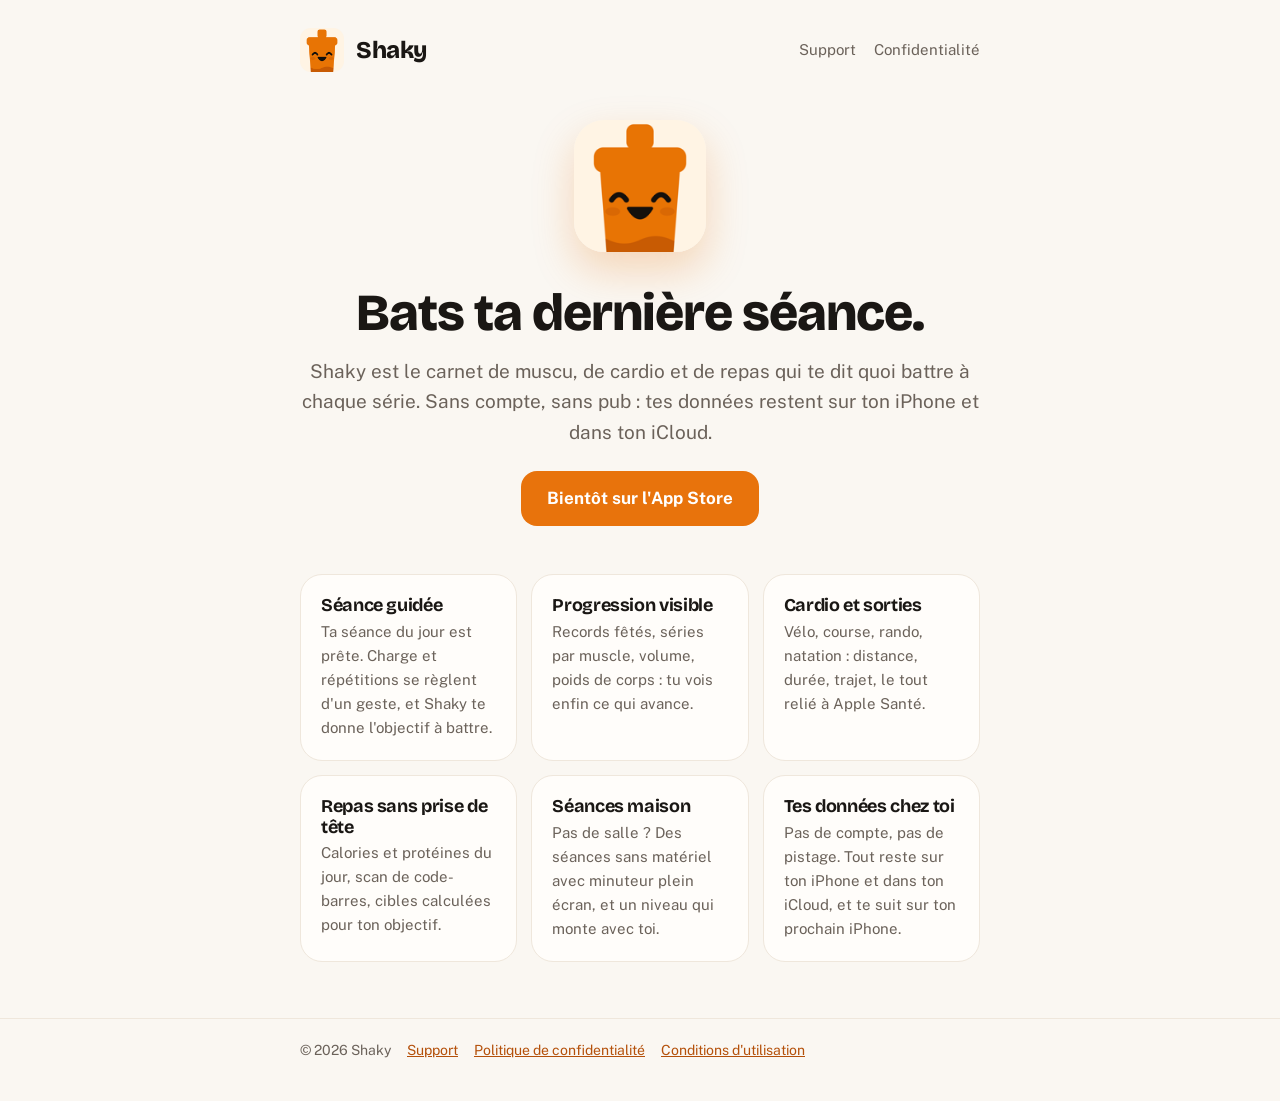
<file: index.html>
<!doctype html>
<html lang="fr">
<head>
<meta charset="utf-8">
<meta name="viewport" content="width=device-width, initial-scale=1">
<title>Shaky · Muscu, cardio et repas</title>
<meta name="description" content="Shaky, le carnet de muscu, de cardio et de repas qui te dit quoi battre à chaque séance. Sans compte, tes données restent sur ton iPhone et dans ton iCloud.">
<link rel="icon" href="icon.png">
<link rel="apple-touch-icon" href="icon.png">
<link rel="preconnect" href="https://fonts.googleapis.com">
<link rel="preconnect" href="https://fonts.gstatic.com" crossorigin>
<link href="https://fonts.googleapis.com/css2?family=Bricolage+Grotesque:opsz,wght@12..96,700;12..96,800&family=Public+Sans:wght@400;600;700&display=swap" rel="stylesheet">
<link rel="stylesheet" href="style.css">
</head>
<body>
<header class="site">
  <div class="wrap">
    <img src="icon.png" alt="">
    <a class="brand" href="./">Shaky</a>
    <nav class="site" aria-label="Pages">
      <a href="support.html">Support</a>
      <a href="confidentialite.html">Confidentialité</a>
    </nav>
  </div>
</header>

<main class="wrap">
  <section class="hero">
    <img src="icon.png" alt="Shaky, la mascotte de l'app">
    <h1>Bats ta dernière séance.</h1>
    <p class="lede">Shaky est le carnet de muscu, de cardio et de repas qui te dit quoi battre à chaque série. Sans compte, sans pub : tes données restent sur ton iPhone et dans ton iCloud.</p>
    <!-- Remplacer href par le lien App Store une fois l'app publiée. -->
    <a class="button" href="#">Bientôt sur l'App Store</a>
  </section>

  <div class="cards">
    <div class="card">
      <h3>Séance guidée</h3>
      <p>Ta séance du jour est prête. Charge et répétitions se règlent d'un geste, et Shaky te donne l'objectif à battre.</p>
    </div>
    <div class="card">
      <h3>Progression visible</h3>
      <p>Records fêtés, séries par muscle, volume, poids de corps : tu vois enfin ce qui avance.</p>
    </div>
    <div class="card">
      <h3>Cardio et sorties</h3>
      <p>Vélo, course, rando, natation : distance, durée, trajet, le tout relié à Apple Santé.</p>
    </div>
    <div class="card">
      <h3>Repas sans prise de tête</h3>
      <p>Calories et protéines du jour, scan de code-barres, cibles calculées pour ton objectif.</p>
    </div>
    <div class="card">
      <h3>Séances maison</h3>
      <p>Pas de salle ? Des séances sans matériel avec minuteur plein écran, et un niveau qui monte avec toi.</p>
    </div>
    <div class="card">
      <h3>Tes données chez toi</h3>
      <p>Pas de compte, pas de pistage. Tout reste sur ton iPhone et dans ton iCloud, et te suit sur ton prochain iPhone.</p>
    </div>
  </div>
</main>

<footer class="site">
  <div class="wrap">
    <span>© 2026 Shaky</span>
    <a href="support.html">Support</a>
    <a href="confidentialite.html">Politique de confidentialité</a>
    <a href="https://www.apple.com/legal/internet-services/itunes/dev/stdeula/">Conditions d'utilisation</a>
  </div>
</footer>
</body>
</html>
</file>
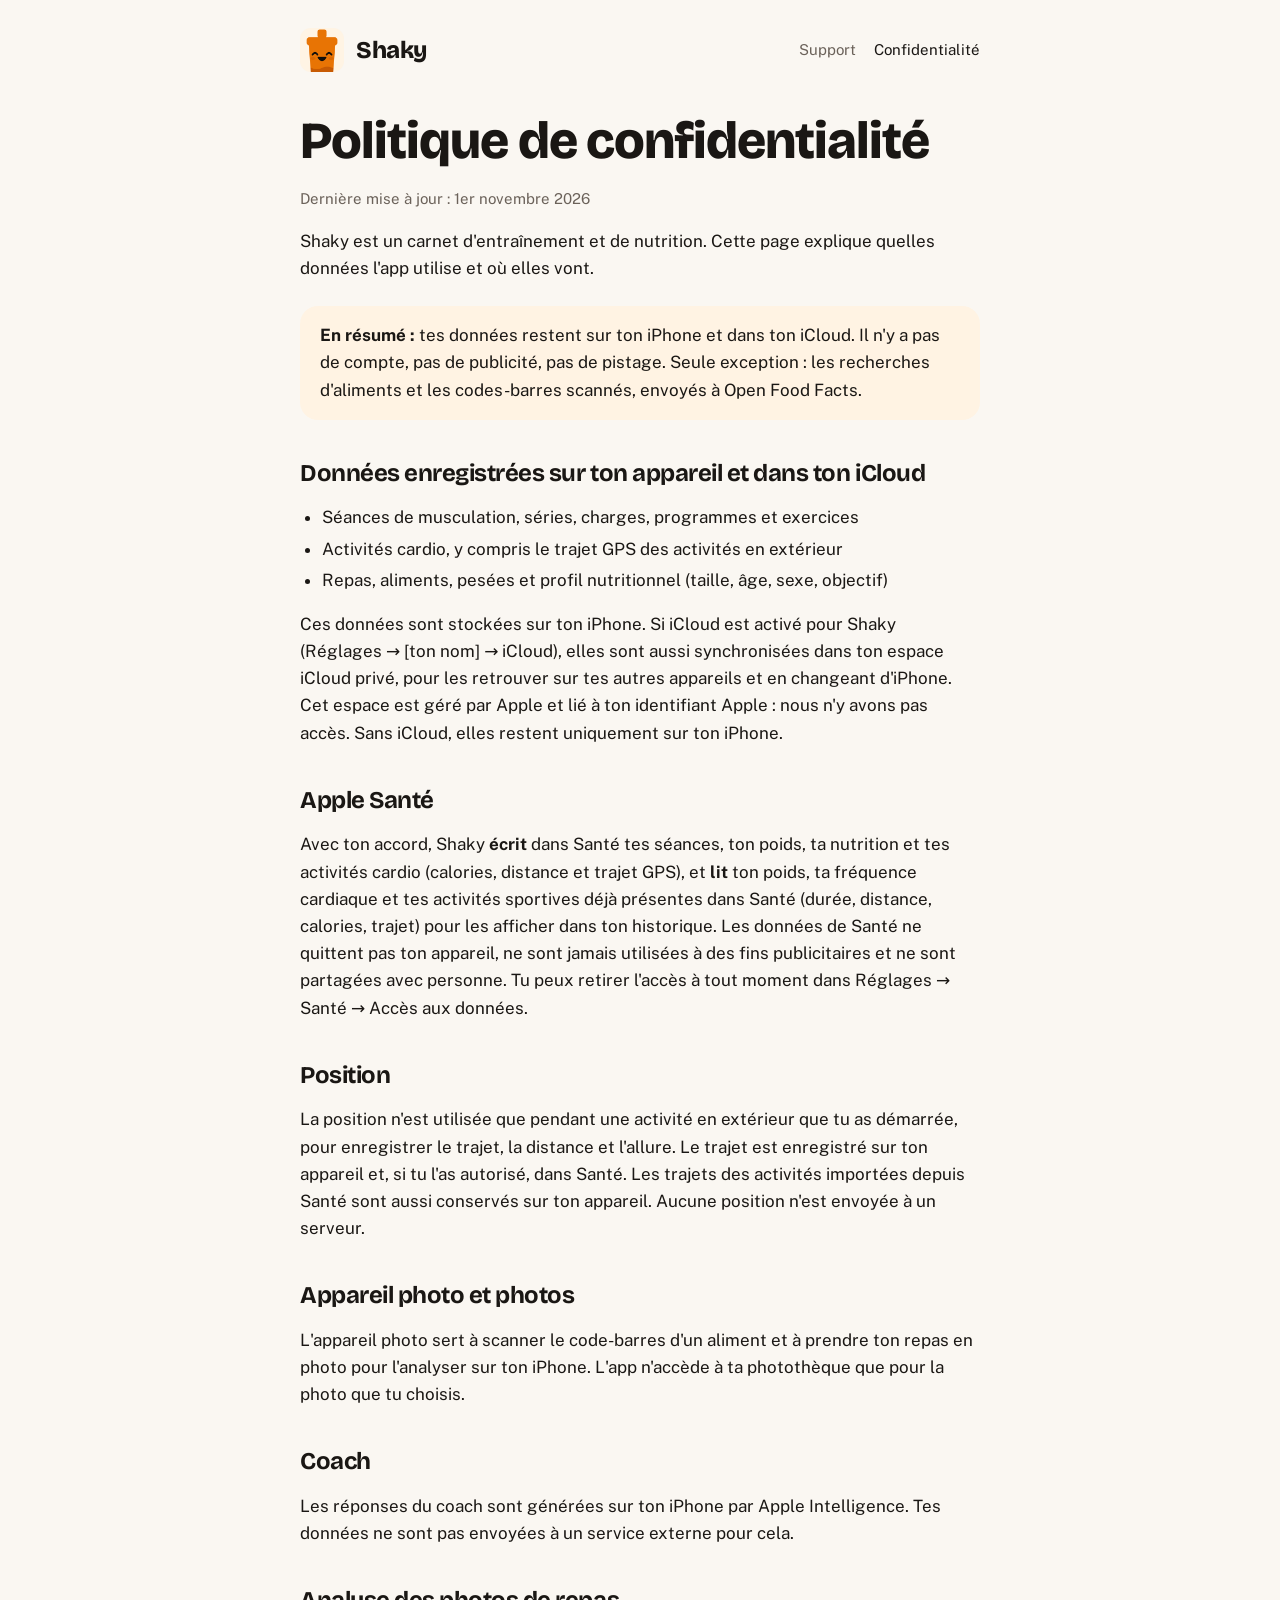
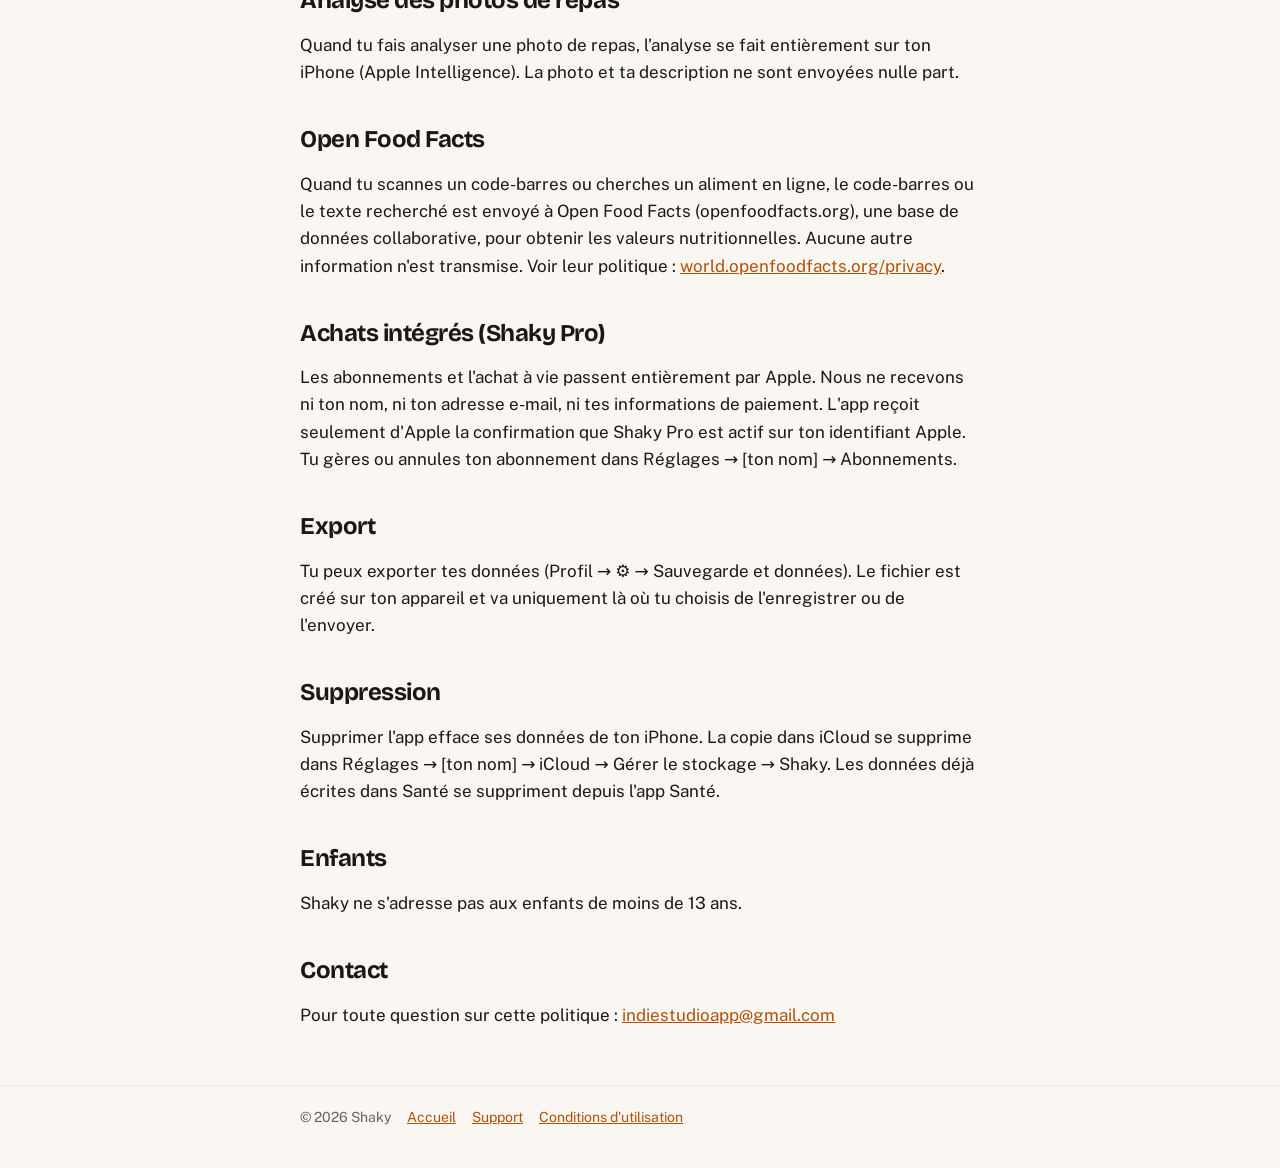
<file: confidentialite.html>
<!doctype html>
<html lang="fr">
<head>
<meta charset="utf-8">
<meta name="viewport" content="width=device-width, initial-scale=1">
<title>Politique de confidentialité · Shaky</title>
<meta name="description" content="Quelles données l'app Shaky utilise et où elles vont.">
<link rel="icon" href="icon.png">
<link rel="preconnect" href="https://fonts.googleapis.com">
<link rel="preconnect" href="https://fonts.gstatic.com" crossorigin>
<link href="https://fonts.googleapis.com/css2?family=Bricolage+Grotesque:opsz,wght@12..96,700;12..96,800&family=Public+Sans:wght@400;600;700&display=swap" rel="stylesheet">
<link rel="stylesheet" href="style.css">
</head>
<body>
<header class="site">
  <div class="wrap">
    <img src="icon.png" alt="">
    <a class="brand" href="./">Shaky</a>
    <nav class="site" aria-label="Pages">
      <a href="support.html">Support</a>
      <a href="confidentialite.html" aria-current="page">Confidentialité</a>
    </nav>
  </div>
</header>

<main class="wrap">
  <h1>Politique de confidentialité</h1>
  <p class="updated">Dernière mise à jour : 1er novembre 2026</p>

  <p>Shaky est un carnet d'entraînement et de nutrition. Cette page explique quelles données l'app utilise et où elles vont.</p>

  <div class="note">
    <strong>En résumé :</strong> tes données restent sur ton iPhone et dans ton iCloud. Il n'y a pas de compte, pas de publicité, pas de pistage. Seule exception : les recherches d'aliments et les codes-barres scannés, envoyés à Open Food Facts.
  </div>

  <h2>Données enregistrées sur ton appareil et dans ton iCloud</h2>
  <ul>
    <li>Séances de musculation, séries, charges, programmes et exercices</li>
    <li>Activités cardio, y compris le trajet GPS des activités en extérieur</li>
    <li>Repas, aliments, pesées et profil nutritionnel (taille, âge, sexe, objectif)</li>
  </ul>
  <p>Ces données sont stockées sur ton iPhone. Si iCloud est activé pour Shaky (Réglages → [ton nom] → iCloud), elles sont aussi synchronisées dans ton espace iCloud privé, pour les retrouver sur tes autres appareils et en changeant d'iPhone. Cet espace est géré par Apple et lié à ton identifiant Apple : nous n'y avons pas accès. Sans iCloud, elles restent uniquement sur ton iPhone.</p>

  <h2>Apple Santé</h2>
  <p>Avec ton accord, Shaky <strong>écrit</strong> dans Santé tes séances, ton poids, ta nutrition et tes activités cardio (calories, distance et trajet GPS), et <strong>lit</strong> ton poids, ta fréquence cardiaque et tes activités sportives déjà présentes dans Santé (durée, distance, calories, trajet) pour les afficher dans ton historique. Les données de Santé ne quittent pas ton appareil, ne sont jamais utilisées à des fins publicitaires et ne sont partagées avec personne. Tu peux retirer l'accès à tout moment dans Réglages → Santé → Accès aux données.</p>

  <h2>Position</h2>
  <p>La position n'est utilisée que pendant une activité en extérieur que tu as démarrée, pour enregistrer le trajet, la distance et l'allure. Le trajet est enregistré sur ton appareil et, si tu l'as autorisé, dans Santé. Les trajets des activités importées depuis Santé sont aussi conservés sur ton appareil. Aucune position n'est envoyée à un serveur.</p>

  <h2>Appareil photo et photos</h2>
  <p>L'appareil photo sert à scanner le code-barres d'un aliment et à prendre ton repas en photo pour l'analyser sur ton iPhone. L'app n'accède à ta photothèque que pour la photo que tu choisis.</p>

  <h2>Coach</h2>
  <p>Les réponses du coach sont générées sur ton iPhone par Apple Intelligence. Tes données ne sont pas envoyées à un service externe pour cela.</p>

  <h2>Analyse des photos de repas</h2>
  <p>Quand tu fais analyser une photo de repas, l'analyse se fait entièrement sur ton iPhone (Apple Intelligence). La photo et ta description ne sont envoyées nulle part.</p>

  <h2>Open Food Facts</h2>
  <p>Quand tu scannes un code-barres ou cherches un aliment en ligne, le code-barres ou le texte recherché est envoyé à Open Food Facts (openfoodfacts.org), une base de données collaborative, pour obtenir les valeurs nutritionnelles. Aucune autre information n'est transmise. Voir leur politique : <a href="https://world.openfoodfacts.org/privacy">world.openfoodfacts.org/privacy</a>.</p>

  <h2>Achats intégrés (Shaky Pro)</h2>
  <p>Les abonnements et l'achat à vie passent entièrement par Apple. Nous ne recevons ni ton nom, ni ton adresse e-mail, ni tes informations de paiement. L'app reçoit seulement d'Apple la confirmation que Shaky Pro est actif sur ton identifiant Apple. Tu gères ou annules ton abonnement dans Réglages → [ton nom] → Abonnements.</p>

  <h2>Export</h2>
  <p>Tu peux exporter tes données (Profil → ⚙︎ → Sauvegarde et données). Le fichier est créé sur ton appareil et va uniquement là où tu choisis de l'enregistrer ou de l'envoyer.</p>

  <h2>Suppression</h2>
  <p>Supprimer l'app efface ses données de ton iPhone. La copie dans iCloud se supprime dans Réglages → [ton nom] → iCloud → Gérer le stockage → Shaky. Les données déjà écrites dans Santé se suppriment depuis l'app Santé.</p>

  <h2>Enfants</h2>
  <p>Shaky ne s'adresse pas aux enfants de moins de 13 ans.</p>

  <h2>Contact</h2>
  <p>Pour toute question sur cette politique : <a href="mailto:indiestudioapp@gmail.com">indiestudioapp@gmail.com</a></p>
</main>

<footer class="site">
  <div class="wrap">
    <span>© 2026 Shaky</span>
    <a href="./">Accueil</a>
    <a href="support.html">Support</a>
    <a href="https://www.apple.com/legal/internet-services/itunes/dev/stdeula/">Conditions d'utilisation</a>
  </div>
</footer>
</body>
</html>
</file>
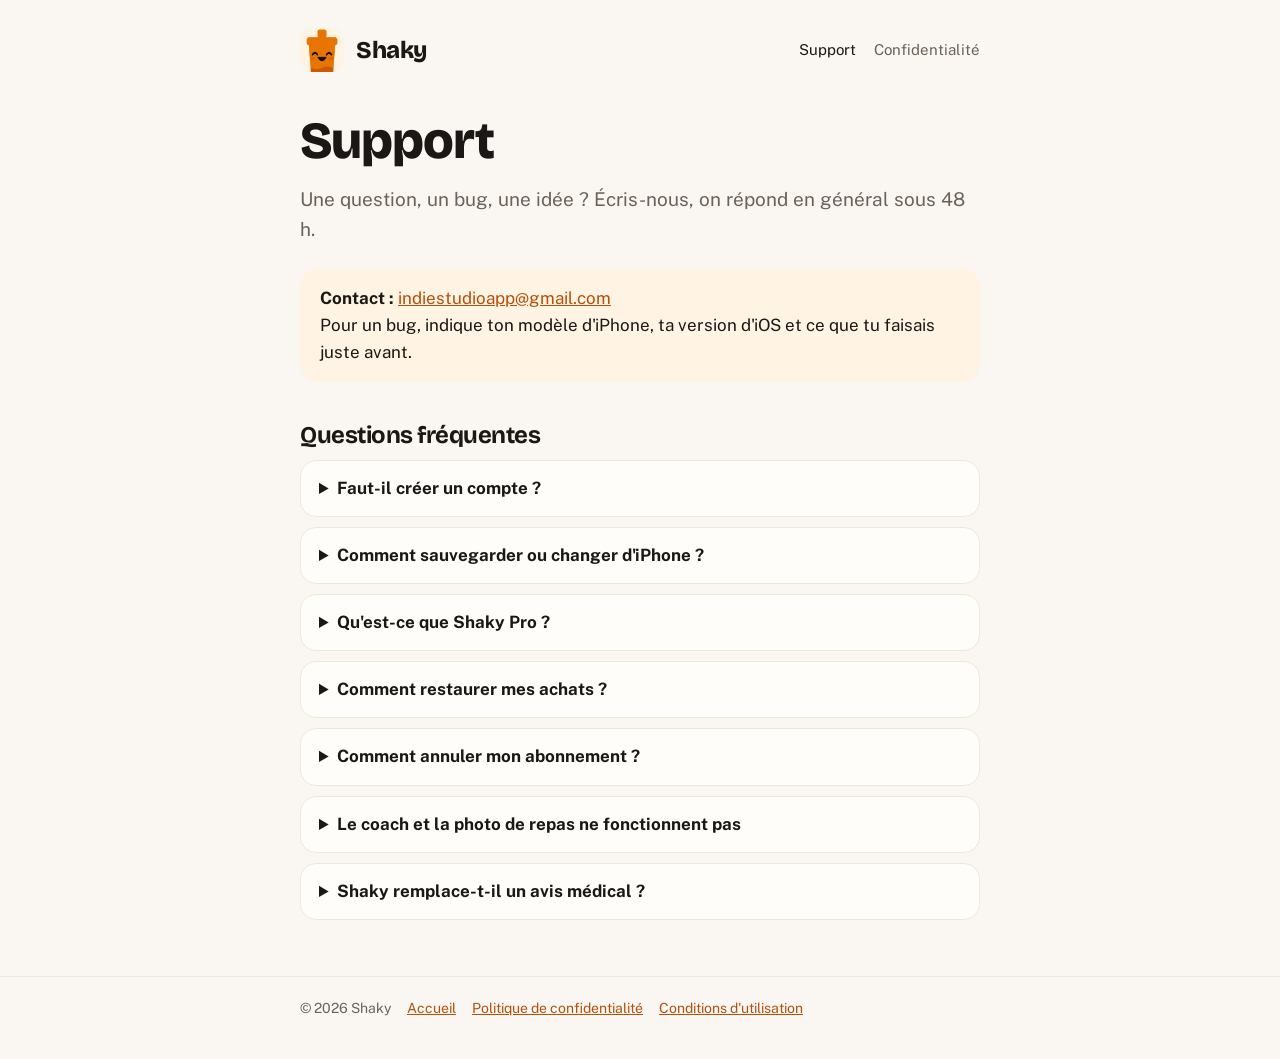
<file: support.html>
<!doctype html>
<html lang="fr">
<head>
<meta charset="utf-8">
<meta name="viewport" content="width=device-width, initial-scale=1">
<title>Support · Shaky</title>
<meta name="description" content="Aide et contact pour l'app Shaky.">
<link rel="icon" href="icon.png">
<link rel="preconnect" href="https://fonts.googleapis.com">
<link rel="preconnect" href="https://fonts.gstatic.com" crossorigin>
<link href="https://fonts.googleapis.com/css2?family=Bricolage+Grotesque:opsz,wght@12..96,700;12..96,800&family=Public+Sans:wght@400;600;700&display=swap" rel="stylesheet">
<link rel="stylesheet" href="style.css">
</head>
<body>
<header class="site">
  <div class="wrap">
    <img src="icon.png" alt="">
    <a class="brand" href="./">Shaky</a>
    <nav class="site" aria-label="Pages">
      <a href="support.html" aria-current="page">Support</a>
      <a href="confidentialite.html">Confidentialité</a>
    </nav>
  </div>
</header>

<main class="wrap">
  <h1>Support</h1>
  <p class="lede">Une question, un bug, une idée ? Écris-nous, on répond en général sous 48 h.</p>

  <div class="note">
    <strong>Contact :</strong> <a href="mailto:indiestudioapp@gmail.com">indiestudioapp@gmail.com</a><br>
    Pour un bug, indique ton modèle d'iPhone, ta version d'iOS et ce que tu faisais juste avant.
  </div>

  <h2>Questions fréquentes</h2>

  <details>
    <summary>Faut-il créer un compte ?</summary>
    <p>Non. Shaky fonctionne sans compte. Tes séances, repas et pesées restent sur ton iPhone, dans ton iCloud et, si tu l'actives, dans Apple Santé.</p>
  </details>

  <details>
    <summary>Comment sauvegarder ou changer d'iPhone ?</summary>
    <p>Rien à faire : avec iCloud activé, tes données se synchronisent toutes seules. Sur ton nouvel iPhone, connecte-toi avec le même identifiant Apple et installe Shaky, tout revient en quelques instants. Avec Shaky Pro, tu peux aussi exporter une sauvegarde complète depuis Profil → ⚙︎ → Sauvegarde et données ; la restauration d'une sauvegarde est gratuite.</p>
  </details>

  <details>
    <summary>Qu'est-ce que Shaky Pro ?</summary>
    <p>Shaky Pro débloque les graphiques avancés, le coach, l'analyse des photos de repas, les séances illimitées, l'affichage de la séance sur l'écran verrouillé et l'export. La saisie des séances, l'historique, le cardio et la nutrition restent gratuits.</p>
  </details>

  <details>
    <summary>Comment restaurer mes achats ?</summary>
    <p>Dans l'app : Profil → ⚙︎ → Shaky Pro → Restaurer les achats. Utilise le même identifiant Apple que pour l'achat.</p>
  </details>

  <details>
    <summary>Comment annuler mon abonnement ?</summary>
    <p>Dans Réglages → [ton nom] → Abonnements sur ton iPhone, ou depuis l'app : Profil → ⚙︎ → Shaky Pro → Gérer mon abonnement. Annule au moins 24 h avant la fin de la période pour ne pas être prélevé.</p>
  </details>

  <details>
    <summary>Le coach et la photo de repas ne fonctionnent pas</summary>
    <p>Ces deux fonctions utilisent Apple Intelligence, directement sur ton iPhone. Il faut un iPhone compatible (iPhone 15 Pro ou plus récent) avec Apple Intelligence activé dans les Réglages.</p>
  </details>

  <details>
    <summary>Shaky remplace-t-il un avis médical ?</summary>
    <p>Non. Les charges, programmes et cibles nutritionnelles sont indicatifs. Demande un avis médical avant de commencer un programme si tu as un problème de santé, une blessure, si tu es enceinte ou si tu suis un traitement.</p>
  </details>
</main>

<footer class="site">
  <div class="wrap">
    <span>© 2026 Shaky</span>
    <a href="./">Accueil</a>
    <a href="confidentialite.html">Politique de confidentialité</a>
    <a href="https://www.apple.com/legal/internet-services/itunes/dev/stdeula/">Conditions d'utilisation</a>
  </div>
</footer>
</body>
</html>
</file>
<file: style.css>
:root {
  --bg: #FAF7F2;
  --surface: #FFFDFA;
  --ink: #1A1714;
  --muted: #6B625A;
  --accent: #E8730C;
  --accent-ink: #B4500A;
  --accent-soft: #FFF3E3;
  --line: #EFE7DC;
}

@media (prefers-color-scheme: dark) {
  :root {
    --bg: #121110;
    --surface: #1C1A18;
    --ink: #F3EFE9;
    --muted: #A9A097;
    --accent: #F08A34;
    --accent-ink: #F0A867;
    --accent-soft: #3A2615;
    --line: #2E2B28;
  }
}

* { box-sizing: border-box; }

body {
  margin: 0;
  background: var(--bg);
  color: var(--ink);
  font: 17px/1.6 "Public Sans", -apple-system, system-ui, sans-serif;
  -webkit-font-smoothing: antialiased;
}

a { color: var(--accent-ink); }
a:hover { color: var(--accent); }

.wrap { max-width: 720px; margin: 0 auto; padding: 0 20px; }

header.site {
  padding: 28px 0 8px;
}
header.site .wrap { display: flex; align-items: center; gap: 12px; }
header.site img { width: 44px; height: 44px; border-radius: 11px; }
header.site a.brand {
  font-family: "Bricolage Grotesque", "Public Sans", sans-serif;
  font-weight: 800; font-size: 24px; color: var(--ink); text-decoration: none;
  letter-spacing: -0.02em;
}
nav.site { margin-left: auto; display: flex; gap: 18px; flex-wrap: wrap; font-size: 15px; }
nav.site a { color: var(--muted); text-decoration: none; }
nav.site a:hover, nav.site a[aria-current="page"] { color: var(--ink); }

h1, h2, h3 {
  font-family: "Bricolage Grotesque", "Public Sans", sans-serif;
  letter-spacing: -0.02em;
  line-height: 1.15;
}
h1 { font-size: clamp(34px, 7vw, 52px); font-weight: 800; margin: 32px 0 12px; }
h2 { font-size: 24px; font-weight: 700; margin: 40px 0 8px; }
h3 { font-size: 18px; font-weight: 700; margin: 24px 0 4px; }

.lede { font-size: 19px; color: var(--muted); margin: 0 0 24px; }
.updated { color: var(--muted); font-size: 15px; }

.hero { text-align: center; padding: 40px 0 16px; }
.hero img { width: 132px; height: 132px; border-radius: 30px; box-shadow: 0 18px 40px rgba(232, 115, 12, 0.25); }
.hero h1 { margin-top: 24px; }

.button {
  display: inline-block; background: var(--accent); color: #fff; text-decoration: none;
  font-weight: 700; padding: 14px 26px; border-radius: 16px; min-height: 44px;
}
.button:hover { color: #fff; background: var(--accent-ink); }

.cards { display: grid; grid-template-columns: repeat(auto-fit, minmax(210px, 1fr)); gap: 14px; margin: 32px 0; }
.card {
  background: var(--surface); border: 1px solid var(--line); border-radius: 22px; padding: 20px;
}
.card h3 { margin-top: 0; }
.card p { margin: 0; color: var(--muted); font-size: 15px; }

.note {
  background: var(--accent-soft); border-radius: 18px; padding: 16px 20px; margin: 24px 0;
}

ul { padding-left: 22px; }
li { margin: 4px 0; }

details { background: var(--surface); border: 1px solid var(--line); border-radius: 16px; padding: 14px 18px; margin: 10px 0; }
summary { font-weight: 700; cursor: pointer; }
details p { margin: 10px 0 0; color: var(--muted); }

footer.site { margin: 56px 0 40px; padding-top: 20px; border-top: 1px solid var(--line); color: var(--muted); font-size: 14px; }
footer.site .wrap { display: flex; gap: 16px; flex-wrap: wrap; }
</file>
